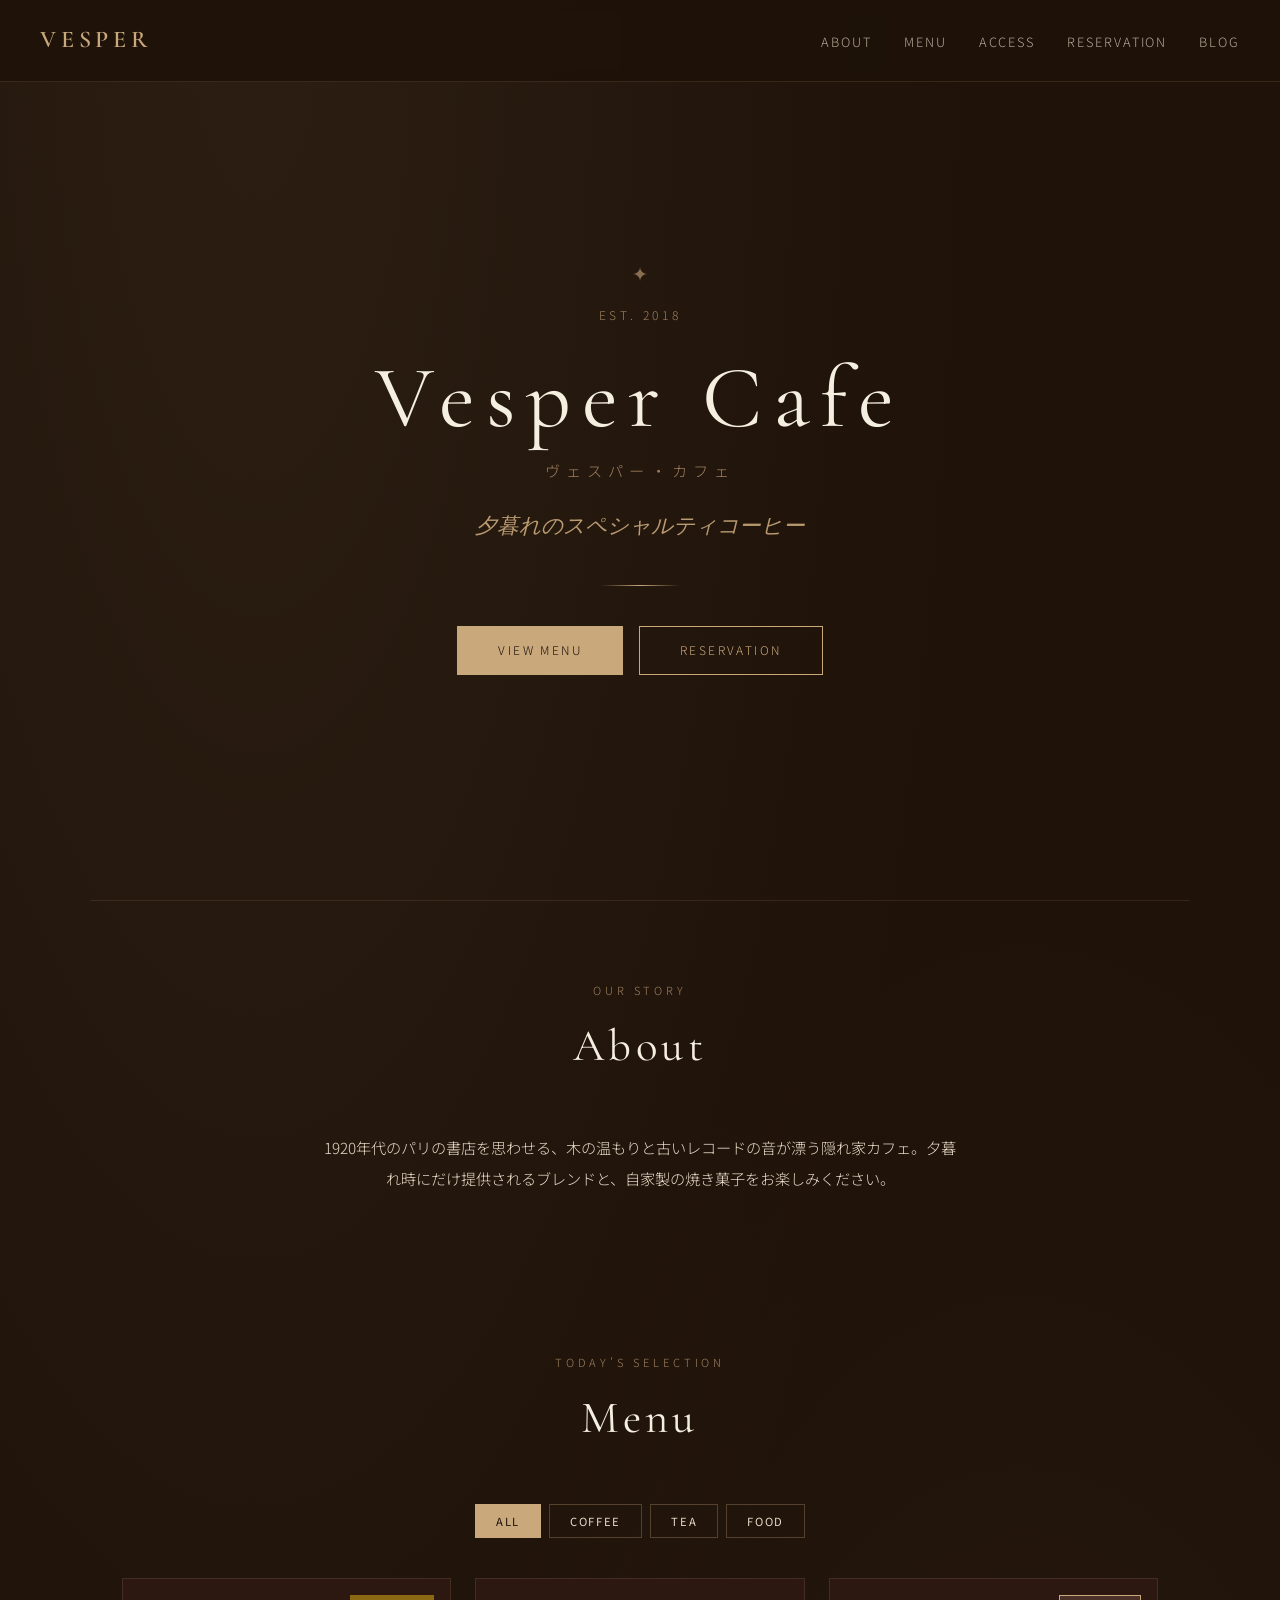
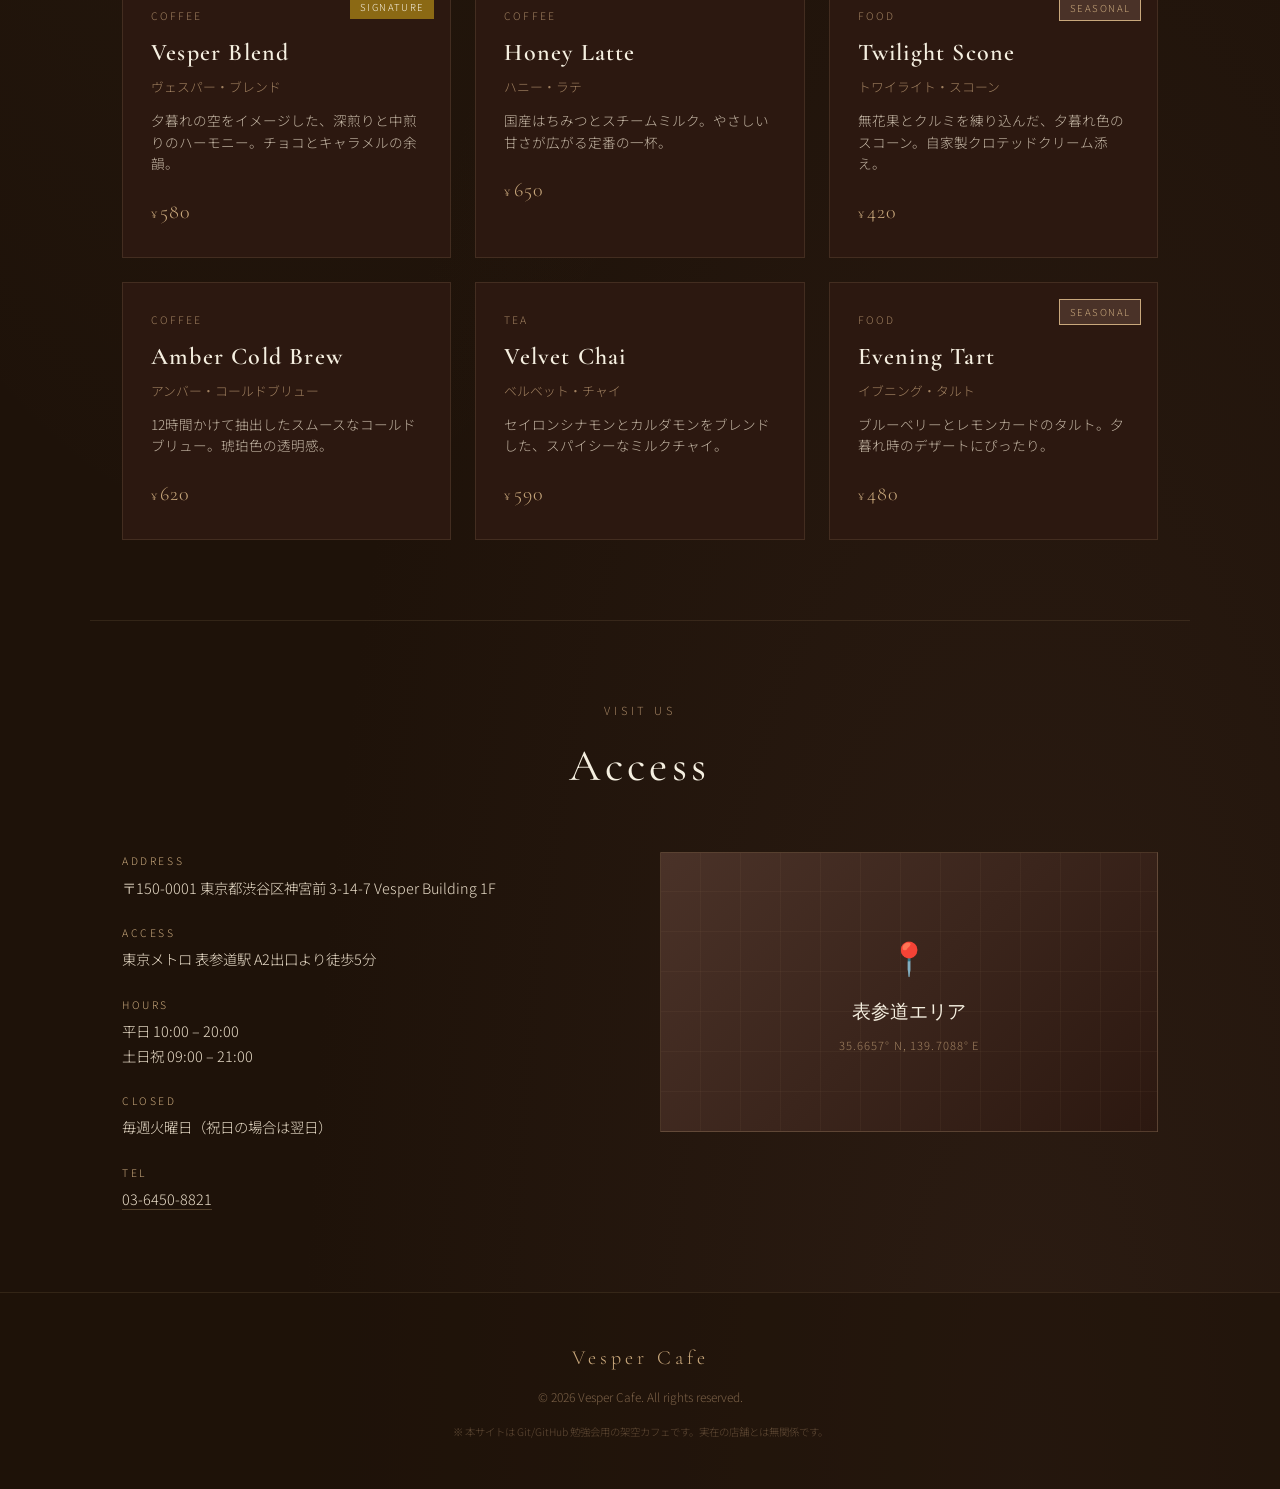
<file: vesper-cafe/index.html>
<!DOCTYPE html>
<html lang="ja">
<head>
  <meta charset="UTF-8">
  <meta name="viewport" content="width=device-width, initial-scale=1.0">
  <title>Vesper Cafe — 夕暮れのスペシャルティコーヒー</title>
  <link rel="preconnect" href="https://fonts.googleapis.com">
  <link rel="preconnect" href="https://fonts.gstatic.com" crossorigin>
  <link href="https://fonts.googleapis.com/css2?family=Cormorant+Garamond:ital,wght@0,400;0,600;1,400&family=Noto+Sans+JP:wght@300;400;500&display=swap" rel="stylesheet">
  <link rel="stylesheet" href="css/style.css">
</head>
<body>
  <nav class="site-nav" aria-label="メインナビゲーション">
    <a href="index.html" class="nav-logo">Vesper</a>
    <ul class="nav-links">
      <li><a href="#about">About</a></li>
      <li><a href="#menu">Menu</a></li>
      <li><a href="#access">Access</a></li>
      <li><a href="reservation.html">Reservation</a></li>
      <li><a href="blog.html">Blog</a></li>
    </ul>
  </nav>

  <header class="hero">
    <div class="hero-ornament" aria-hidden="true">✦</div>
    <p class="hero-est">Est. <span id="shop-established">—</span></p>
    <h1 class="hero-title" id="shop-name">Vesper Cafe</h1>
    <p class="hero-name-ja" id="shop-name-ja"></p>
    <p class="hero-tagline" id="shop-tagline">夕暮れのスペシャルティコーヒー</p>
    <div class="hero-divider" aria-hidden="true"></div>
    <div class="hero-actions">
      <a href="#menu" class="hero-cta">View Menu</a>
      <a href="reservation.html" class="hero-cta hero-cta--outline">Reservation</a>
    </div>
  </header>

  <main>
    <section id="about" class="section about">
      <div class="section-header">
        <span class="section-label">Our Story</span>
        <h2>About</h2>
      </div>
      <p class="about-text" id="shop-description"></p>
    </section>

    <section id="menu" class="section menu">
      <div class="section-header">
        <span class="section-label">Today's Selection</span>
        <h2>Menu</h2>
      </div>
      <div class="menu-filters" role="tablist" aria-label="メニューカテゴリ">
        <button class="filter-btn active" data-category="all" role="tab" aria-selected="true">All</button>
        <button class="filter-btn" data-category="coffee" role="tab" aria-selected="false">Coffee</button>
        <button class="filter-btn" data-category="tea" role="tab" aria-selected="false">Tea</button>
        <button class="filter-btn" data-category="food" role="tab" aria-selected="false">Food</button>
      </div>
      <div class="menu-grid" id="menu-grid" aria-live="polite">
        <!-- JS で描画 -->
      </div>
    </section>

    <section id="access" class="section access">
      <div class="section-header">
        <span class="section-label">Visit Us</span>
        <h2>Access</h2>
      </div>
      <div class="access-grid">
        <div class="access-info">
          <dl class="access-list">
            <div class="access-item">
              <dt>Address</dt>
              <dd id="location-address"></dd>
            </div>
            <div class="access-item">
              <dt>Access</dt>
              <dd id="location-access"></dd>
            </div>
            <div class="access-item">
              <dt>Hours</dt>
              <dd>
                <span id="location-hours-weekday"></span><br>
                <span id="location-hours-weekend"></span>
              </dd>
            </div>
            <div class="access-item">
              <dt>Closed</dt>
              <dd id="location-closed"></dd>
            </div>
            <div class="access-item">
              <dt>Tel</dt>
              <dd><a href="#" id="location-phone" class="phone-link"></a></dd>
            </div>
          </dl>
        </div>
        <div class="access-map" aria-label="地図（モック）">
          <div class="map-placeholder">
            <span class="map-pin" aria-hidden="true">📍</span>
            <p class="map-label">表参道エリア</p>
            <p class="map-coords" id="location-coords"></p>
          </div>
        </div>
      </div>
    </section>
  </main>

  <footer class="site-footer">
    <p class="footer-logo">Vesper Cafe</p>
    <p class="footer-copy">&copy; <span id="footer-year"></span> Vesper Cafe. All rights reserved.</p>
    <p class="footer-note">※ 本サイトは Git/GitHub 勉強会用の架空カフェです。実在の店舗とは無関係です。</p>
  </footer>

  <script src="js/storage.js"></script>
  <script src="js/app.js"></script>
</body>
</html>
</file>
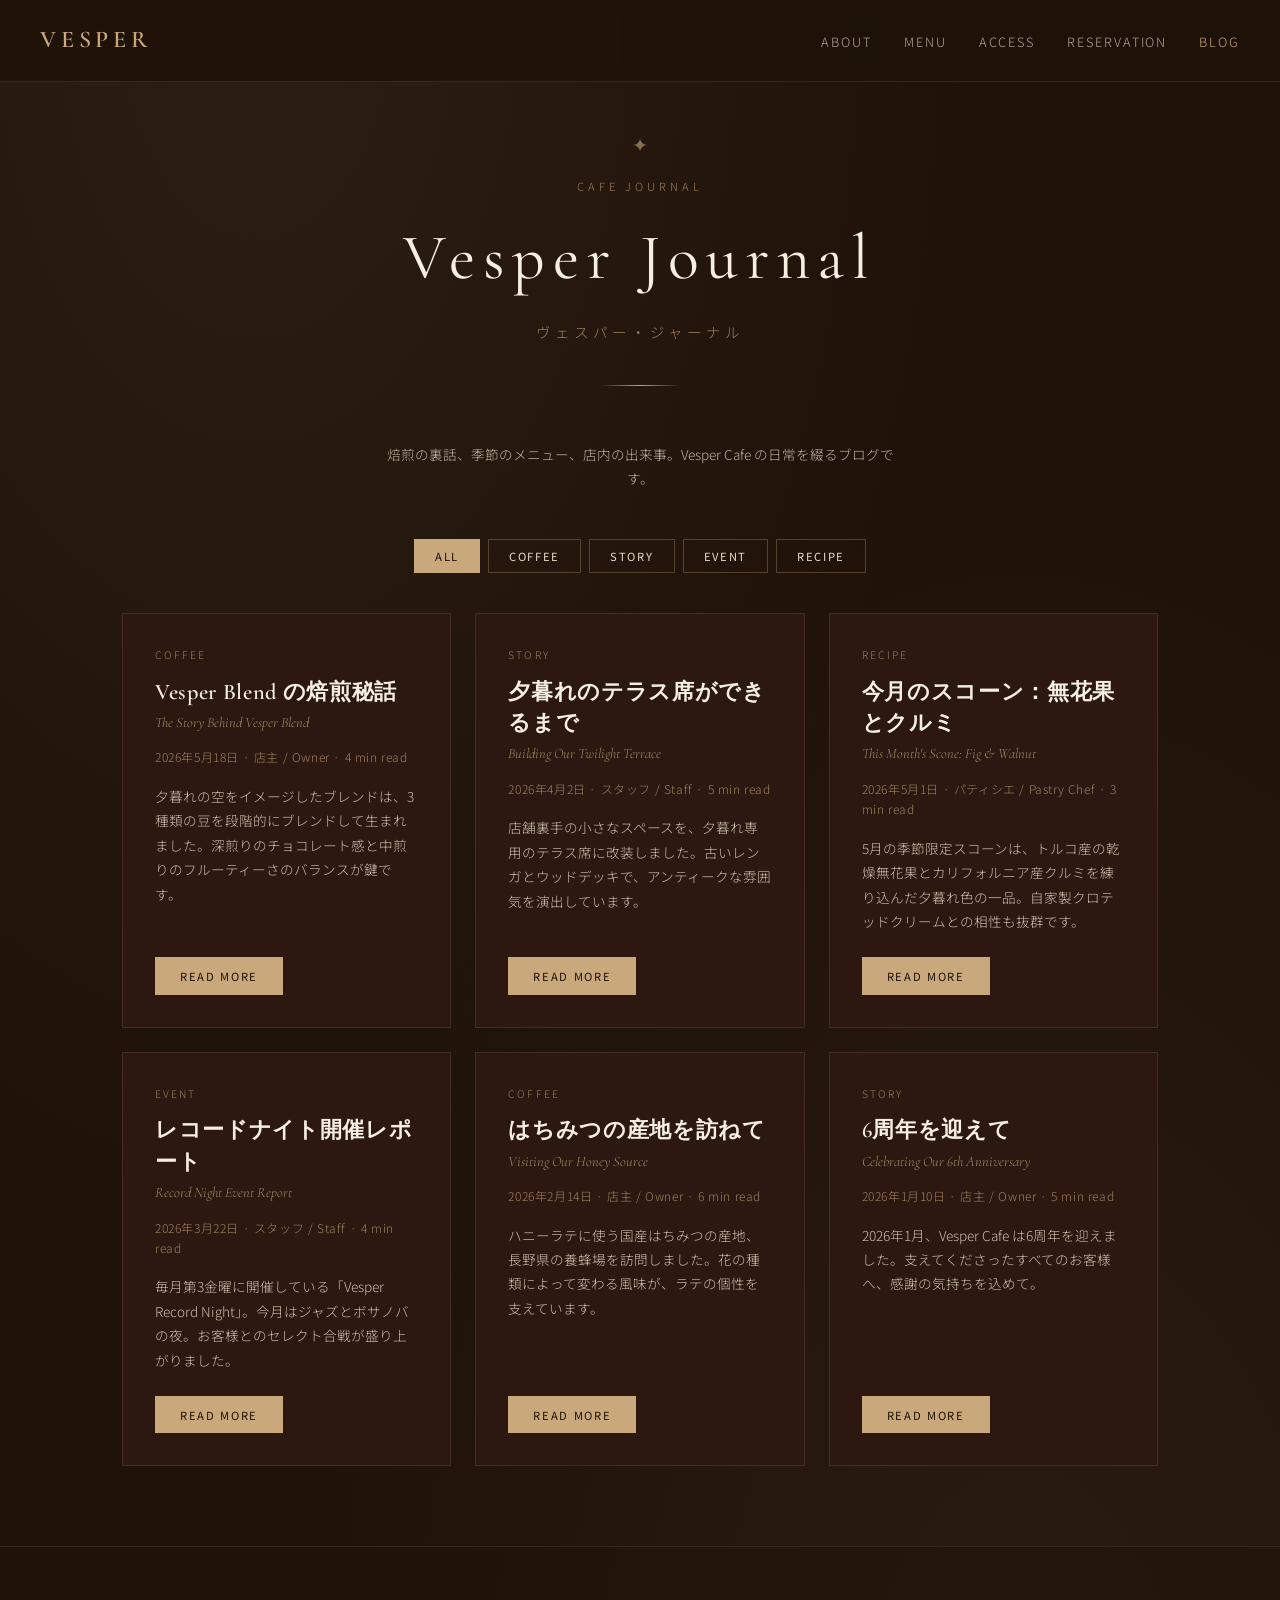
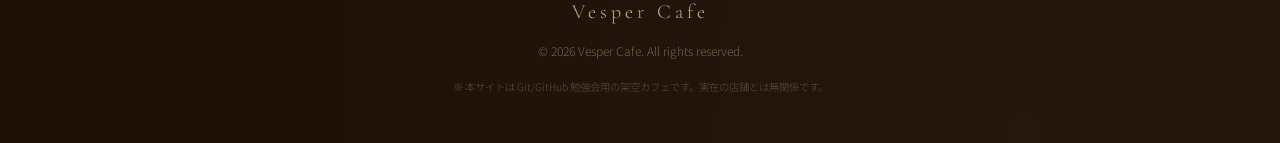
<file: vesper-cafe/blog.html>
<!DOCTYPE html>
<html lang="ja">
<head>
  <meta charset="UTF-8">
  <meta name="viewport" content="width=device-width, initial-scale=1.0">
  <title>Blog — Vesper Cafe</title>
  <link rel="preconnect" href="https://fonts.googleapis.com">
  <link rel="preconnect" href="https://fonts.gstatic.com" crossorigin>
  <link href="https://fonts.googleapis.com/css2?family=Cormorant+Garamond:ital,wght@0,400;0,600;1,400&family=Noto+Sans+JP:wght@300;400;500&display=swap" rel="stylesheet">
  <link rel="stylesheet" href="css/style.css">
</head>
<body>
  <nav class="site-nav" aria-label="メインナビゲーション">
    <a href="index.html" class="nav-logo">Vesper</a>
    <ul class="nav-links">
      <li><a href="index.html#about">About</a></li>
      <li><a href="index.html#menu">Menu</a></li>
      <li><a href="index.html#access">Access</a></li>
      <li><a href="reservation.html">Reservation</a></li>
      <li><a href="blog.html" class="nav-active">Blog</a></li>
    </ul>
  </nav>

  <header class="page-hero">
    <div class="hero-ornament" aria-hidden="true">✦</div>
    <p class="section-label">Cafe Journal</p>
    <h1 class="page-hero-title" id="blog-title">Vesper Journal</h1>
    <p class="page-hero-subtitle" id="blog-subtitle">ヴェスパー・ジャーナル</p>
    <div class="hero-divider" aria-hidden="true"></div>
    <p class="page-hero-desc" id="blog-description"></p>
  </header>

  <main class="blog-main">
    <section class="blog-list-view" id="blog-list-view">
      <div class="blog-filters" role="tablist" aria-label="ブログカテゴリ" id="blog-filters">
        <!-- JS で描画 -->
      </div>
      <div class="blog-grid" id="blog-grid" aria-live="polite">
        <!-- JS で描画 -->
      </div>
    </section>

    <section class="blog-article-view" id="blog-article-view" hidden aria-live="polite">
      <button type="button" class="blog-back-btn" id="blog-back-btn">← Back to Journal</button>
      <article class="blog-article" id="blog-article">
        <!-- JS で描画 -->
      </article>
    </section>
  </main>

  <footer class="site-footer">
    <p class="footer-logo">Vesper Cafe</p>
    <p class="footer-copy">&copy; <span id="footer-year"></span> Vesper Cafe. All rights reserved.</p>
    <p class="footer-note">※ 本サイトは Git/GitHub 勉強会用の架空カフェです。実在の店舗とは無関係です。</p>
  </footer>

  <script src="js/blog.js"></script>
</body>
</html>
</file>
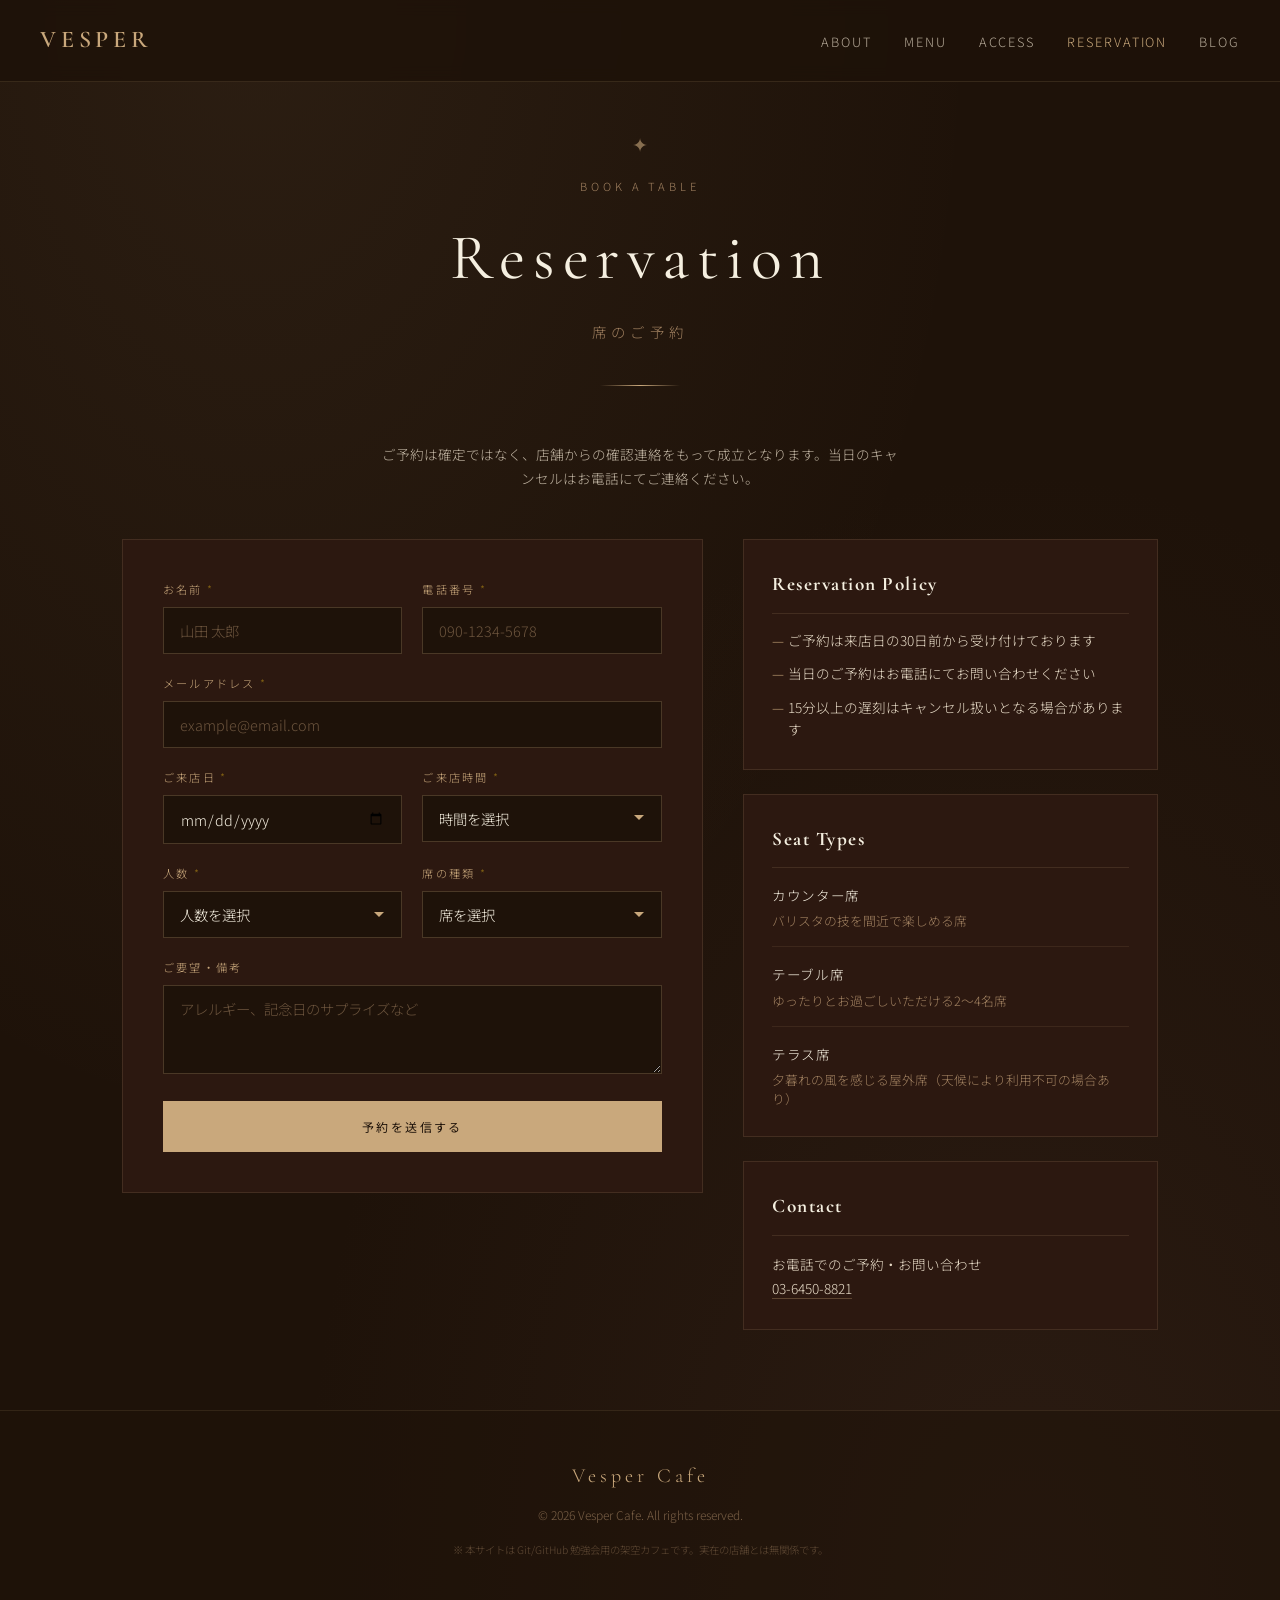
<file: vesper-cafe/reservation.html>
<!DOCTYPE html>
<html lang="ja">
<head>
  <meta charset="UTF-8">
  <meta name="viewport" content="width=device-width, initial-scale=1.0">
  <title>Reservation — Vesper Cafe</title>
  <link rel="preconnect" href="https://fonts.googleapis.com">
  <link rel="preconnect" href="https://fonts.gstatic.com" crossorigin>
  <link href="https://fonts.googleapis.com/css2?family=Cormorant+Garamond:ital,wght@0,400;0,600;1,400&family=Noto+Sans+JP:wght@300;400;500&display=swap" rel="stylesheet">
  <link rel="stylesheet" href="css/style.css">
</head>
<body>
  <nav class="site-nav" aria-label="メインナビゲーション">
    <a href="index.html" class="nav-logo">Vesper</a>
    <ul class="nav-links">
      <li><a href="index.html#about">About</a></li>
      <li><a href="index.html#menu">Menu</a></li>
      <li><a href="index.html#access">Access</a></li>
      <li><a href="reservation.html" class="nav-active">Reservation</a></li>
      <li><a href="blog.html">Blog</a></li>
    </ul>
  </nav>

  <header class="page-hero">
    <div class="hero-ornament" aria-hidden="true">✦</div>
    <p class="section-label">Book a Table</p>
    <h1 class="page-hero-title">Reservation</h1>
    <p class="page-hero-subtitle">席のご予約</p>
    <div class="hero-divider" aria-hidden="true"></div>
    <p class="page-hero-desc" id="reservation-notes"></p>
  </header>

  <main class="reservation-main">
    <div class="reservation-layout">
      <section class="reservation-form-section" aria-labelledby="form-heading">
        <h2 id="form-heading" class="visually-hidden">予約フォーム</h2>

        <form id="reservation-form" class="reservation-form" novalidate>
          <div class="form-row">
            <div class="form-group">
              <label for="name">お名前 <span class="required">*</span></label>
              <input type="text" id="name" name="name" required autocomplete="name" placeholder="山田 太郎">
            </div>
            <div class="form-group">
              <label for="phone">電話番号 <span class="required">*</span></label>
              <input type="tel" id="phone" name="phone" required autocomplete="tel" placeholder="090-1234-5678">
            </div>
          </div>

          <div class="form-group">
            <label for="email">メールアドレス <span class="required">*</span></label>
            <input type="email" id="email" name="email" required autocomplete="email" placeholder="example@email.com">
          </div>

          <div class="form-row">
            <div class="form-group">
              <label for="date">ご来店日 <span class="required">*</span></label>
              <input type="date" id="date" name="date" required>
            </div>
            <div class="form-group">
              <label for="time">ご来店時間 <span class="required">*</span></label>
              <select id="time" name="time" required>
                <option value="">時間を選択</option>
              </select>
            </div>
          </div>

          <div class="form-row">
            <div class="form-group">
              <label for="party">人数 <span class="required">*</span></label>
              <select id="party" name="party" required>
                <option value="">人数を選択</option>
              </select>
            </div>
            <div class="form-group">
              <label for="seat">席の種類 <span class="required">*</span></label>
              <select id="seat" name="seat" required>
                <option value="">席を選択</option>
              </select>
            </div>
          </div>

          <div class="form-group">
            <label for="requests">ご要望・備考</label>
            <textarea id="requests" name="requests" rows="3" placeholder="アレルギー、記念日のサプライズなど"></textarea>
          </div>

          <p class="form-error" id="form-error" role="alert" hidden></p>

          <button type="submit" class="form-submit">予約を送信する</button>
        </form>
      </section>

      <aside class="reservation-info">
        <div class="info-card">
          <h3 class="info-card-title">Reservation Policy</h3>
          <ul class="info-list" id="policy-list">
            <li>ご予約は来店日の30日前から受け付けております</li>
            <li>当日のご予約はお電話にてお問い合わせください</li>
            <li>15分以上の遅刻はキャンセル扱いとなる場合があります</li>
          </ul>
        </div>

        <div class="info-card">
          <h3 class="info-card-title">Seat Types</h3>
          <div class="seat-types" id="seat-types-info">
            <!-- JS で描画 -->
          </div>
        </div>

        <div class="info-card">
          <h3 class="info-card-title">Contact</h3>
          <p class="info-contact">
            お電話でのご予約・お問い合わせ<br>
            <a href="#" id="reservation-phone" class="phone-link"></a>
          </p>
        </div>
      </aside>
    </div>

    <section class="confirmation-panel" id="confirmation-panel" hidden aria-live="polite">
      <div class="confirmation-card">
        <div class="confirmation-icon" aria-hidden="true">✦</div>
        <h2 class="confirmation-title">ご予約を受け付けました</h2>
        <p class="confirmation-lead">以下の内容で予約リクエストを送信しました。<br>店舗からの確認連絡をお待ちください。</p>
        <dl class="confirmation-details" id="confirmation-details"></dl>
        <p class="confirmation-id">予約番号: <span id="confirmation-id"></span></p>
        <div class="confirmation-actions">
          <a href="index.html" class="hero-cta">トップへ戻る</a>
          <button type="button" class="form-submit form-submit--secondary" id="new-reservation-btn">別の予約をする</button>
        </div>
      </div>
    </section>
  </main>

  <footer class="site-footer">
    <p class="footer-logo">Vesper Cafe</p>
    <p class="footer-copy">&copy; <span id="footer-year"></span> Vesper Cafe. All rights reserved.</p>
    <p class="footer-note">※ 本サイトは Git/GitHub 勉強会用の架空カフェです。実在の店舗とは無関係です。</p>
  </footer>

  <script src="js/storage.js"></script>
  <script src="js/reservation.js"></script>
</body>
</html>
</file>
<file: vesper-cafe/css/style.css>
/* Vesper Cafe — Antique Coffee House Theme */

:root {
  --color-espresso: #1e1209;
  --color-dark-roast: #2c1810;
  --color-mocha: #4a3228;
  --color-caramel: #8b6914;
  --color-antique-gold: #c9a87c;
  --color-cream: #f5efe0;
  --color-parchment: #e8dcc8;
  --color-sepia: #a08060;
  --font-display: "Cormorant Garamond", "Noto Serif JP", serif;
  --font-body: "Noto Sans JP", system-ui, sans-serif;
  --shadow-soft: 0 4px 24px rgba(30, 18, 9, 0.35);
  --shadow-card: 0 2px 12px rgba(30, 18, 9, 0.25);
  --radius: 2px;
  --transition: 0.3s ease;
}

*,
*::before,
*::after {
  margin: 0;
  padding: 0;
  box-sizing: border-box;
}

html {
  scroll-behavior: smooth;
}

body {
  font-family: var(--font-body);
  font-weight: 300;
  background-color: var(--color-espresso);
  background-image:
    radial-gradient(ellipse at 20% 0%, rgba(201, 168, 124, 0.08) 0%, transparent 50%),
    radial-gradient(ellipse at 80% 100%, rgba(74, 50, 40, 0.3) 0%, transparent 50%);
  color: var(--color-cream);
  min-height: 100vh;
  line-height: 1.7;
}

/* ── Navigation ── */

.site-nav {
  position: fixed;
  top: 0;
  left: 0;
  right: 0;
  z-index: 100;
  display: flex;
  align-items: center;
  justify-content: space-between;
  padding: 1.25rem 2.5rem;
  background: rgba(30, 18, 9, 0.85);
  backdrop-filter: blur(8px);
  border-bottom: 1px solid rgba(201, 168, 124, 0.15);
}

.nav-logo {
  font-family: var(--font-display);
  font-size: 1.5rem;
  font-weight: 600;
  letter-spacing: 0.2em;
  color: var(--color-antique-gold);
  text-decoration: none;
  text-transform: uppercase;
}

.nav-links {
  display: flex;
  gap: 2rem;
  list-style: none;
}

.nav-links a {
  font-size: 0.8rem;
  letter-spacing: 0.15em;
  text-transform: uppercase;
  color: var(--color-parchment);
  text-decoration: none;
  opacity: 0.75;
  transition: opacity var(--transition), color var(--transition);
}

.nav-links a:hover {
  opacity: 1;
  color: var(--color-antique-gold);
}

/* ── Hero ── */

.hero {
  display: flex;
  flex-direction: column;
  align-items: center;
  justify-content: center;
  min-height: 100vh;
  padding: 6rem 2rem 4rem;
  text-align: center;
  position: relative;
}

.hero-ornament {
  font-size: 1.2rem;
  color: var(--color-antique-gold);
  opacity: 0.6;
  margin-bottom: 1rem;
}

.hero-est {
  font-size: 0.75rem;
  letter-spacing: 0.3em;
  text-transform: uppercase;
  color: var(--color-sepia);
  margin-bottom: 1.5rem;
}

.hero-title {
  font-family: var(--font-display);
  font-size: clamp(3rem, 8vw, 5.5rem);
  font-weight: 400;
  letter-spacing: 0.12em;
  color: var(--color-cream);
  line-height: 1.1;
}

.hero-name-ja {
  font-size: 0.95rem;
  letter-spacing: 0.4em;
  color: var(--color-sepia);
  margin-top: 0.75rem;
}

.hero-tagline {
  font-family: var(--font-display);
  font-style: italic;
  font-size: clamp(1rem, 2.5vw, 1.35rem);
  color: var(--color-antique-gold);
  margin-top: 1.5rem;
  opacity: 0.9;
}

.hero-divider {
  width: 80px;
  height: 1px;
  background: linear-gradient(
    90deg,
    transparent,
    var(--color-antique-gold),
    transparent
  );
  margin: 2.5rem 0;
}

.hero-cta {
  display: inline-block;
  padding: 0.85rem 2.5rem;
  font-size: 0.75rem;
  letter-spacing: 0.2em;
  text-transform: uppercase;
  color: var(--color-espresso);
  background: var(--color-antique-gold);
  text-decoration: none;
  border: 1px solid var(--color-antique-gold);
  transition: background var(--transition), color var(--transition);
}

.hero-cta:hover {
  background: transparent;
  color: var(--color-antique-gold);
}

.hero-actions {
  display: flex;
  gap: 1rem;
  flex-wrap: wrap;
  justify-content: center;
}

.hero-cta--outline {
  background: transparent;
  color: var(--color-antique-gold);
}

.hero-cta--outline:hover {
  background: var(--color-antique-gold);
  color: var(--color-espresso);
}

.nav-links a.nav-active {
  opacity: 1;
  color: var(--color-antique-gold);
}

/* ── Sections ── */

.section {
  max-width: 1100px;
  margin: 0 auto;
  padding: 5rem 2rem;
}

.section-header {
  text-align: center;
  margin-bottom: 3rem;
}

.section-label {
  display: block;
  font-size: 0.7rem;
  letter-spacing: 0.35em;
  text-transform: uppercase;
  color: var(--color-sepia);
  margin-bottom: 0.5rem;
}

.section-header h2 {
  font-family: var(--font-display);
  font-size: clamp(2rem, 4vw, 2.8rem);
  font-weight: 400;
  letter-spacing: 0.1em;
  color: var(--color-cream);
}

/* ── About ── */

.about {
  border-top: 1px solid rgba(201, 168, 124, 0.12);
}

.about-text {
  max-width: 640px;
  margin: 0 auto;
  text-align: center;
  font-size: 0.95rem;
  line-height: 2;
  color: var(--color-parchment);
}

/* ── Menu ── */

.menu-filters {
  display: flex;
  justify-content: center;
  gap: 0.5rem;
  flex-wrap: wrap;
  margin-bottom: 2.5rem;
}

.filter-btn {
  padding: 0.5rem 1.25rem;
  font-family: var(--font-body);
  font-size: 0.7rem;
  letter-spacing: 0.15em;
  text-transform: uppercase;
  color: var(--color-parchment);
  background: transparent;
  border: 1px solid rgba(201, 168, 124, 0.3);
  cursor: pointer;
  transition: all var(--transition);
}

.filter-btn:hover,
.filter-btn.active {
  color: var(--color-espresso);
  background: var(--color-antique-gold);
  border-color: var(--color-antique-gold);
}

.menu-grid {
  display: grid;
  grid-template-columns: repeat(auto-fill, minmax(300px, 1fr));
  gap: 1.5rem;
}

.menu-card {
  background: var(--color-dark-roast);
  border: 1px solid rgba(201, 168, 124, 0.15);
  padding: 1.75rem;
  position: relative;
  transition: transform var(--transition), box-shadow var(--transition);
}

.menu-card:hover {
  transform: translateY(-3px);
  box-shadow: var(--shadow-card);
}

.menu-card-badge {
  position: absolute;
  top: 1rem;
  right: 1rem;
  font-size: 0.6rem;
  letter-spacing: 0.15em;
  text-transform: uppercase;
  padding: 0.25rem 0.6rem;
  background: var(--color-caramel);
  color: var(--color-cream);
}

.menu-card-badge.seasonal {
  background: var(--color-mocha);
  border: 1px solid var(--color-antique-gold);
  color: var(--color-antique-gold);
}

.menu-card-category {
  font-size: 0.65rem;
  letter-spacing: 0.2em;
  text-transform: uppercase;
  color: var(--color-sepia);
  margin-bottom: 0.5rem;
}

.menu-card-name {
  font-family: var(--font-display);
  font-size: 1.5rem;
  font-weight: 600;
  color: var(--color-cream);
  letter-spacing: 0.05em;
}

.menu-card-name-ja {
  font-size: 0.8rem;
  color: var(--color-sepia);
  margin-top: 0.15rem;
}

.menu-card-desc {
  font-size: 0.85rem;
  color: var(--color-parchment);
  opacity: 0.8;
  margin-top: 0.75rem;
  line-height: 1.6;
}

.menu-card-price {
  margin-top: 1.25rem;
  font-family: var(--font-display);
  font-size: 1.25rem;
  color: var(--color-antique-gold);
  letter-spacing: 0.05em;
}

.menu-card-price::before {
  content: "¥";
  font-size: 0.85rem;
  margin-right: 0.15rem;
}

/* ── Access ── */

.access {
  border-top: 1px solid rgba(201, 168, 124, 0.12);
}

.access-grid {
  display: grid;
  grid-template-columns: 1fr 1fr;
  gap: 2.5rem;
  align-items: start;
}

.access-list {
  display: flex;
  flex-direction: column;
  gap: 1.5rem;
}

.access-item dt {
  font-size: 0.65rem;
  letter-spacing: 0.25em;
  text-transform: uppercase;
  color: var(--color-antique-gold);
  margin-bottom: 0.35rem;
}

.access-item dd {
  font-size: 0.9rem;
  color: var(--color-parchment);
  line-height: 1.7;
}

.phone-link {
  color: var(--color-parchment);
  text-decoration: none;
  border-bottom: 1px solid rgba(201, 168, 124, 0.3);
  transition: color var(--transition);
}

.phone-link:hover {
  color: var(--color-antique-gold);
}

.access-map {
  min-height: 280px;
}

.map-placeholder {
  display: flex;
  flex-direction: column;
  align-items: center;
  justify-content: center;
  height: 100%;
  min-height: 280px;
  background:
    linear-gradient(135deg, var(--color-mocha) 0%, var(--color-dark-roast) 100%);
  border: 1px solid rgba(201, 168, 124, 0.2);
  position: relative;
  overflow: hidden;
}

.map-placeholder::before {
  content: "";
  position: absolute;
  inset: 0;
  background-image:
    repeating-linear-gradient(
      0deg,
      transparent,
      transparent 39px,
      rgba(201, 168, 124, 0.05) 39px,
      rgba(201, 168, 124, 0.05) 40px
    ),
    repeating-linear-gradient(
      90deg,
      transparent,
      transparent 39px,
      rgba(201, 168, 124, 0.05) 39px,
      rgba(201, 168, 124, 0.05) 40px
    );
}

.map-pin {
  font-size: 2rem;
  position: relative;
  z-index: 1;
}

.map-label {
  font-family: var(--font-display);
  font-size: 1.2rem;
  color: var(--color-cream);
  margin-top: 0.75rem;
  position: relative;
  z-index: 1;
}

.map-coords {
  font-size: 0.7rem;
  color: var(--color-sepia);
  margin-top: 0.5rem;
  letter-spacing: 0.1em;
  position: relative;
  z-index: 1;
}

/* ── Footer ── */

.site-footer {
  text-align: center;
  padding: 3rem 2rem;
  border-top: 1px solid rgba(201, 168, 124, 0.12);
  background: rgba(30, 18, 9, 0.5);
}

.footer-logo {
  font-family: var(--font-display);
  font-size: 1.25rem;
  letter-spacing: 0.2em;
  color: var(--color-antique-gold);
  margin-bottom: 0.75rem;
}

.footer-copy {
  font-size: 0.75rem;
  color: var(--color-sepia);
  opacity: 0.7;
}

.footer-note {
  font-size: 0.65rem;
  color: var(--color-sepia);
  opacity: 0.5;
  margin-top: 1rem;
}

/* ── Page Hero (sub-pages) ── */

.page-hero {
  display: flex;
  flex-direction: column;
  align-items: center;
  text-align: center;
  padding: 8rem 2rem 3rem;
}

.page-hero-title {
  font-family: var(--font-display);
  font-size: clamp(2.5rem, 6vw, 4rem);
  font-weight: 400;
  letter-spacing: 0.12em;
  color: var(--color-cream);
}

.page-hero-subtitle {
  font-size: 0.9rem;
  letter-spacing: 0.35em;
  color: var(--color-sepia);
  margin-top: 0.5rem;
}

.page-hero-desc {
  max-width: 520px;
  font-size: 0.85rem;
  color: var(--color-parchment);
  opacity: 0.8;
  line-height: 1.8;
  margin-top: 1rem;
}

/* ── Blog ── */

.blog-main {
  max-width: 1100px;
  margin: 0 auto;
  padding: 0 2rem 5rem;
}

.blog-filters {
  display: flex;
  justify-content: center;
  gap: 0.5rem;
  flex-wrap: wrap;
  margin-bottom: 2.5rem;
}

.blog-grid {
  display: grid;
  grid-template-columns: repeat(auto-fill, minmax(320px, 1fr));
  gap: 1.5rem;
}

.blog-card {
  background: var(--color-dark-roast);
  border: 1px solid rgba(201, 168, 124, 0.15);
  padding: 2rem;
  display: flex;
  flex-direction: column;
  transition: transform var(--transition), box-shadow var(--transition);
}

.blog-card:hover {
  transform: translateY(-3px);
  box-shadow: var(--shadow-card);
}

.blog-card-category {
  font-size: 0.65rem;
  letter-spacing: 0.2em;
  text-transform: uppercase;
  color: var(--color-sepia);
  margin-bottom: 0.75rem;
}

.blog-card-title {
  font-family: var(--font-display);
  font-size: 1.4rem;
  font-weight: 600;
  color: var(--color-cream);
  letter-spacing: 0.03em;
  line-height: 1.4;
}

.blog-card-title-en {
  font-family: var(--font-display);
  font-style: italic;
  font-size: 0.9rem;
  color: var(--color-antique-gold);
  opacity: 0.8;
  margin-top: 0.25rem;
}

.blog-card-meta {
  font-size: 0.75rem;
  color: var(--color-sepia);
  margin-top: 0.75rem;
  letter-spacing: 0.05em;
}

.blog-card-excerpt {
  font-size: 0.85rem;
  color: var(--color-parchment);
  opacity: 0.85;
  line-height: 1.8;
  margin-top: 1rem;
  flex-grow: 1;
}

.blog-read-btn {
  margin-top: 1.5rem;
  align-self: flex-start;
  padding: 0.6rem 1.5rem;
  font-family: var(--font-body);
  font-size: 0.7rem;
  letter-spacing: 0.15em;
  text-transform: uppercase;
  color: var(--color-espresso);
  background: var(--color-antique-gold);
  border: 1px solid var(--color-antique-gold);
  cursor: pointer;
  transition: background var(--transition), color var(--transition);
}

.blog-read-btn:hover {
  background: transparent;
  color: var(--color-antique-gold);
}

.blog-back-btn {
  display: inline-block;
  margin-bottom: 2rem;
  padding: 0;
  font-family: var(--font-body);
  font-size: 0.75rem;
  letter-spacing: 0.15em;
  text-transform: uppercase;
  color: var(--color-sepia);
  background: none;
  border: none;
  cursor: pointer;
  transition: color var(--transition);
}

.blog-back-btn:hover {
  color: var(--color-antique-gold);
}

.blog-article {
  max-width: 680px;
  margin: 0 auto;
  background: var(--color-dark-roast);
  border: 1px solid rgba(201, 168, 124, 0.15);
  padding: 3rem 2.5rem;
}

.blog-article-category {
  font-size: 0.65rem;
  letter-spacing: 0.2em;
  text-transform: uppercase;
  color: var(--color-sepia);
}

.blog-article-title {
  font-family: var(--font-display);
  font-size: clamp(1.75rem, 4vw, 2.5rem);
  font-weight: 600;
  color: var(--color-cream);
  letter-spacing: 0.05em;
  margin-top: 0.75rem;
  line-height: 1.3;
}

.blog-article-title-en {
  font-family: var(--font-display);
  font-style: italic;
  font-size: 1.1rem;
  color: var(--color-antique-gold);
  opacity: 0.85;
  margin-top: 0.5rem;
}

.blog-article-meta {
  font-size: 0.8rem;
  color: var(--color-sepia);
  margin-top: 1rem;
  letter-spacing: 0.05em;
}

.blog-article-divider {
  width: 60px;
  height: 1px;
  background: linear-gradient(
    90deg,
    var(--color-antique-gold),
    transparent
  );
  margin: 2rem 0;
}

.blog-article-body p {
  font-size: 0.95rem;
  color: var(--color-parchment);
  line-height: 2;
  margin-bottom: 1.25rem;
}

.blog-article-body p:last-child {
  margin-bottom: 0;
}

.blog-loading,
.blog-error {
  grid-column: 1 / -1;
  text-align: center;
  padding: 3rem;
  color: var(--color-sepia);
  font-style: italic;
}

/* ── Reservation ── */

.reservation-main {
  max-width: 1100px;
  margin: 0 auto;
  padding: 0 2rem 5rem;
}

.reservation-layout {
  display: grid;
  grid-template-columns: 1.4fr 1fr;
  gap: 2.5rem;
  align-items: start;
}

.reservation-form {
  background: var(--color-dark-roast);
  border: 1px solid rgba(201, 168, 124, 0.15);
  padding: 2.5rem;
}

.form-row {
  display: grid;
  grid-template-columns: 1fr 1fr;
  gap: 1.25rem;
}

.form-group {
  margin-bottom: 1.25rem;
}

.form-group label {
  display: block;
  font-size: 0.7rem;
  letter-spacing: 0.2em;
  text-transform: uppercase;
  color: var(--color-antique-gold);
  margin-bottom: 0.5rem;
}

.required {
  color: var(--color-caramel);
}

.form-group input,
.form-group select,
.form-group textarea {
  width: 100%;
  padding: 0.75rem 1rem;
  font-family: var(--font-body);
  font-size: 0.9rem;
  font-weight: 300;
  color: var(--color-cream);
  background: var(--color-espresso);
  border: 1px solid rgba(201, 168, 124, 0.25);
  transition: border-color var(--transition);
}

.form-group input::placeholder,
.form-group textarea::placeholder {
  color: var(--color-sepia);
  opacity: 0.6;
}

.form-group input:focus,
.form-group select:focus,
.form-group textarea:focus {
  outline: none;
  border-color: var(--color-antique-gold);
}

.form-group select {
  cursor: pointer;
  appearance: none;
  background-image: url("data:image/svg+xml,%3Csvg xmlns='http://www.w3.org/2000/svg' width='12' height='8' viewBox='0 0 12 8'%3E%3Cpath fill='%23c9a87c' d='M1 1l5 5 5-5'/%3E%3C/svg%3E");
  background-repeat: no-repeat;
  background-position: right 1rem center;
  padding-right: 2.5rem;
}

.form-group select option {
  background: var(--color-dark-roast);
  color: var(--color-cream);
}

.form-group textarea {
  resize: vertical;
  min-height: 80px;
}

.form-error {
  font-size: 0.85rem;
  color: #d4a574;
  margin-bottom: 1rem;
  padding: 0.75rem 1rem;
  background: rgba(139, 105, 20, 0.15);
  border: 1px solid rgba(201, 168, 124, 0.3);
}

.form-submit {
  width: 100%;
  padding: 1rem 2rem;
  font-family: var(--font-body);
  font-size: 0.75rem;
  letter-spacing: 0.2em;
  text-transform: uppercase;
  color: var(--color-espresso);
  background: var(--color-antique-gold);
  border: 1px solid var(--color-antique-gold);
  cursor: pointer;
  transition: background var(--transition), color var(--transition);
}

.form-submit:hover {
  background: transparent;
  color: var(--color-antique-gold);
}

.form-submit--secondary {
  background: transparent;
  color: var(--color-antique-gold);
}

.form-submit--secondary:hover {
  background: var(--color-antique-gold);
  color: var(--color-espresso);
}

.reservation-info {
  display: flex;
  flex-direction: column;
  gap: 1.5rem;
}

.info-card {
  background: var(--color-dark-roast);
  border: 1px solid rgba(201, 168, 124, 0.15);
  padding: 1.75rem;
}

.info-card-title {
  font-family: var(--font-display);
  font-size: 1.2rem;
  letter-spacing: 0.08em;
  color: var(--color-cream);
  margin-bottom: 1rem;
  padding-bottom: 0.75rem;
  border-bottom: 1px solid rgba(201, 168, 124, 0.15);
}

.info-list {
  list-style: none;
  display: flex;
  flex-direction: column;
  gap: 0.75rem;
}

.info-list li {
  font-size: 0.85rem;
  color: var(--color-parchment);
  padding-left: 1rem;
  position: relative;
  line-height: 1.6;
}

.info-list li::before {
  content: "—";
  position: absolute;
  left: 0;
  color: var(--color-antique-gold);
}

.seat-type-item + .seat-type-item {
  margin-top: 1rem;
  padding-top: 1rem;
  border-top: 1px solid rgba(201, 168, 124, 0.1);
}

.seat-type-label {
  font-size: 0.85rem;
  color: var(--color-cream);
  letter-spacing: 0.05em;
}

.seat-type-desc {
  font-size: 0.8rem;
  color: var(--color-sepia);
  margin-top: 0.25rem;
  line-height: 1.5;
}

.info-contact {
  font-size: 0.85rem;
  color: var(--color-parchment);
  line-height: 1.8;
}

/* ── Confirmation ── */

.confirmation-panel {
  max-width: 600px;
  margin: 0 auto;
}

.confirmation-card {
  background: var(--color-dark-roast);
  border: 1px solid rgba(201, 168, 124, 0.2);
  padding: 3rem 2.5rem;
  text-align: center;
}

.confirmation-icon {
  font-size: 1.5rem;
  color: var(--color-antique-gold);
  margin-bottom: 1rem;
}

.confirmation-title {
  font-family: var(--font-display);
  font-size: 1.75rem;
  color: var(--color-cream);
  letter-spacing: 0.08em;
}

.confirmation-lead {
  font-size: 0.9rem;
  color: var(--color-parchment);
  margin-top: 1rem;
  line-height: 1.8;
}

.confirmation-details {
  text-align: left;
  margin-top: 2rem;
  padding: 1.5rem;
  background: var(--color-espresso);
  border: 1px solid rgba(201, 168, 124, 0.1);
}

.confirmation-item {
  display: grid;
  grid-template-columns: 100px 1fr;
  gap: 0.5rem;
  padding: 0.5rem 0;
}

.confirmation-item + .confirmation-item {
  border-top: 1px solid rgba(201, 168, 124, 0.08);
}

.confirmation-item dt {
  font-size: 0.7rem;
  letter-spacing: 0.15em;
  text-transform: uppercase;
  color: var(--color-sepia);
}

.confirmation-item dd {
  font-size: 0.9rem;
  color: var(--color-cream);
}

.confirmation-id {
  font-size: 0.8rem;
  color: var(--color-antique-gold);
  letter-spacing: 0.1em;
  margin-top: 1.5rem;
}

.confirmation-actions {
  display: flex;
  gap: 1rem;
  justify-content: center;
  flex-wrap: wrap;
  margin-top: 2rem;
}

.confirmation-actions .hero-cta,
.confirmation-actions .form-submit {
  width: auto;
  min-width: 180px;
}

.visually-hidden {
  position: absolute;
  width: 1px;
  height: 1px;
  padding: 0;
  margin: -1px;
  overflow: hidden;
  clip: rect(0, 0, 0, 0);
  white-space: nowrap;
  border: 0;
}

/* ── Loading / Error ── */

.menu-loading,
.menu-error {
  grid-column: 1 / -1;
  text-align: center;
  padding: 3rem;
  color: var(--color-sepia);
  font-style: italic;
}

/* ── Responsive ── */

@media (max-width: 768px) {
  .site-nav {
    padding: 1rem 1.5rem;
  }

  .nav-links {
    gap: 1.25rem;
  }

  .nav-links a {
    font-size: 0.7rem;
  }

  .access-grid {
    grid-template-columns: 1fr;
  }

  .menu-grid {
    grid-template-columns: 1fr;
  }

  .blog-grid {
    grid-template-columns: 1fr;
  }

  .blog-article {
    padding: 2rem 1.5rem;
  }

  .reservation-layout {
    grid-template-columns: 1fr;
  }

  .form-row {
    grid-template-columns: 1fr;
  }
}

@media (max-width: 480px) {
  .nav-links {
    display: none;
  }

  .hero {
    padding-top: 5rem;
  }
}
</file>
